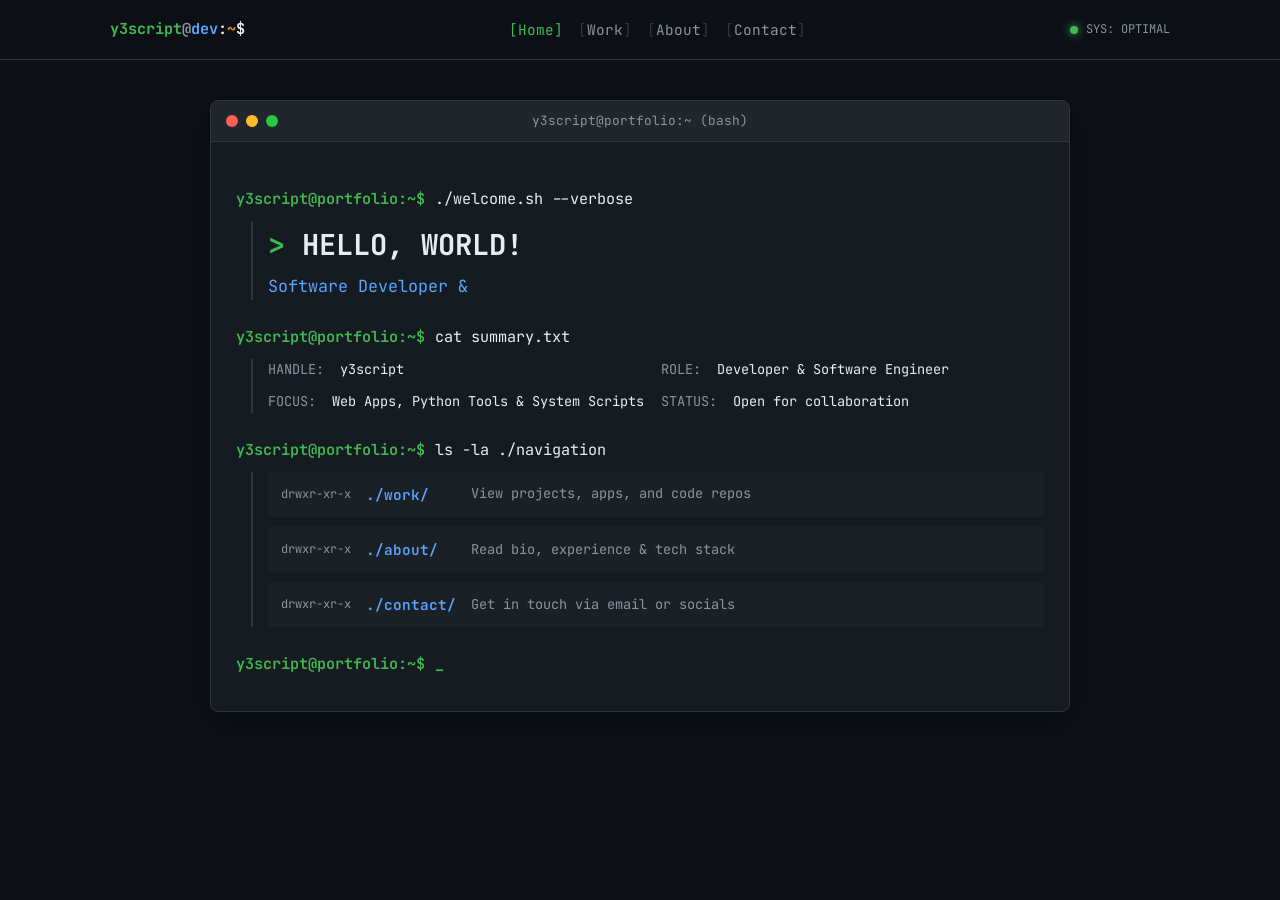
<file: index.html>
<!DOCTYPE html>
<html lang="en">
<head>
    <meta charset="UTF-8">
    <meta name="viewport" content="width=device-width, initial-scale=1.0">
    <title>~/home - y3script</title>
    <link rel="icon" type="image/png" href="assets/favicon.png">
    <!-- JetBrains Mono Font for authentic terminal look -->
    <link rel="preconnect" href="https://fonts.googleapis.com">
    <link rel="preconnect" href="https://fonts.gstatic.com" crossorigin>
    <link href="https://fonts.googleapis.com/css2?family=JetBrains+Mono:ital,wght@0,300..800;1,300..800&display=swap" rel="stylesheet">
    <link rel="stylesheet" href="style.css">
</head>
<body>

    <!-- Fixed Top Navigation Bar -->
    <header class="navbar">
        <div class="nav-container">
            <a href="index.html" class="nav-logo">
                <span class="prompt-user">y3script</span><span class="prompt-at">@</span><span class="prompt-host">dev</span>:<span class="prompt-path">~</span>$
            </a>
            <nav>
                <ul class="nav-links">
                    <li><a href="index.html" class="nav-link active"><span class="bracket">[</span>Home<span class="bracket">]</span></a></li>
                    <li><a href="work.html" class="nav-link"><span class="bracket">[</span>Work<span class="bracket">]</span></a></li>
                    <li><a href="about.html" class="nav-link"><span class="bracket">[</span>About<span class="bracket">]</span></a></li>
                    <li><a href="contact.html" class="nav-link"><span class="bracket">[</span>Contact<span class="bracket">]</span></a></li>
                </ul>
            </nav>
            <div class="nav-status">
                <span class="status-dot"></span> SYS: OPTIMAL
            </div>
        </div>
    </header>

    <!-- Main Content Container -->
    <main class="main-wrapper">
        
        <!-- Terminal Window Frame Component -->
        <div class="terminal-window">
            
            <!-- Window Top Bar with Control Dots -->
            <div class="terminal-header">
                <div class="terminal-controls">
                    <span class="control-dot close"></span>
                    <span class="control-dot minimize"></span>
                    <span class="control-dot maximize"></span>
                </div>
                <div class="terminal-title">y3script@portfolio:~ (bash)</div>
                <div class="terminal-blank"></div>
            </div>

            <!-- Terminal Window Body -->
            <div class="terminal-body">
                
                <!-- Command 1: Execution Prompt -->
                <div class="command-line">
                    <span class="prompt">y3script@portfolio:~$</span>
                    <span class="command">./welcome.sh --verbose</span>
                </div>

                <!-- Hero Greeting Output -->
                <div class="terminal-output">
                    <h1 class="hero-title">
                        <span class="text-accent">></span> HELLO, WORLD!
                    </h1>
                    <p class="typewriter-text" id="hero-tagline">
                        Software Developer & Systems Enthusiast.
                    </p>
                </div>

                <!-- Command 2: System Info Output -->
                <div class="command-line">
                    <span class="prompt">y3script@portfolio:~$</span>
                    <span class="command">cat summary.txt</span>
                </div>

                <div class="terminal-output system-summary">
                    <div class="summary-grid">
                        <div class="summary-item">
                            <span class="label">HANDLE:</span>
                            <span class="value text-success">y3script</span>
                        </div>
                        <div class="summary-item">
                            <span class="label">ROLE:</span>
                            <span class="value">Developer & Software Engineer</span>
                        </div>
                        <div class="summary-item">
                            <span class="label">FOCUS:</span>
                            <span class="value">Web Apps, Python Tools & System Scripts</span>
                        </div>
                        <div class="summary-item">
                            <span class="label">STATUS:</span>
                            <span class="value text-success">Open for collaboration</span>
                        </div>
                    </div>
                </div>

                <!-- Quick Navigation Action Directory -->
                <div class="command-line">
                    <span class="prompt">y3script@portfolio:~$</span>
                    <span class="command">ls -la ./navigation</span>
                </div>

                <div class="terminal-output dir-list">
                    <div class="dir-grid">
                        <a href="work.html" class="dir-item">
                            <span class="dir-permission">drwxr-xr-x</span>
                            <span class="dir-name">./work/</span>
                            <span class="dir-desc">View projects, apps, and code repos</span>
                        </a>
                        <a href="about.html" class="dir-item">
                            <span class="dir-permission">drwxr-xr-x</span>
                            <span class="dir-name">./about/</span>
                            <span class="dir-desc">Read bio, experience & tech stack</span>
                        </a>
                        <a href="contact.html" class="dir-item">
                            <span class="dir-permission">drwxr-xr-x</span>
                            <span class="dir-name">./contact/</span>
                            <span class="dir-desc">Get in touch via email or socials</span>
                        </a>
                    </div>
                </div>

                <!-- Active Interactive Prompt Line -->
                <div class="command-line interactive-line">
                    <span class="prompt">y3script@portfolio:~$</span>
                    <span class="cursor">_</span>
                </div>

            </div>
        </div>

    </main>

    <script src="script.js"></script>
</body>
</html>
</file>
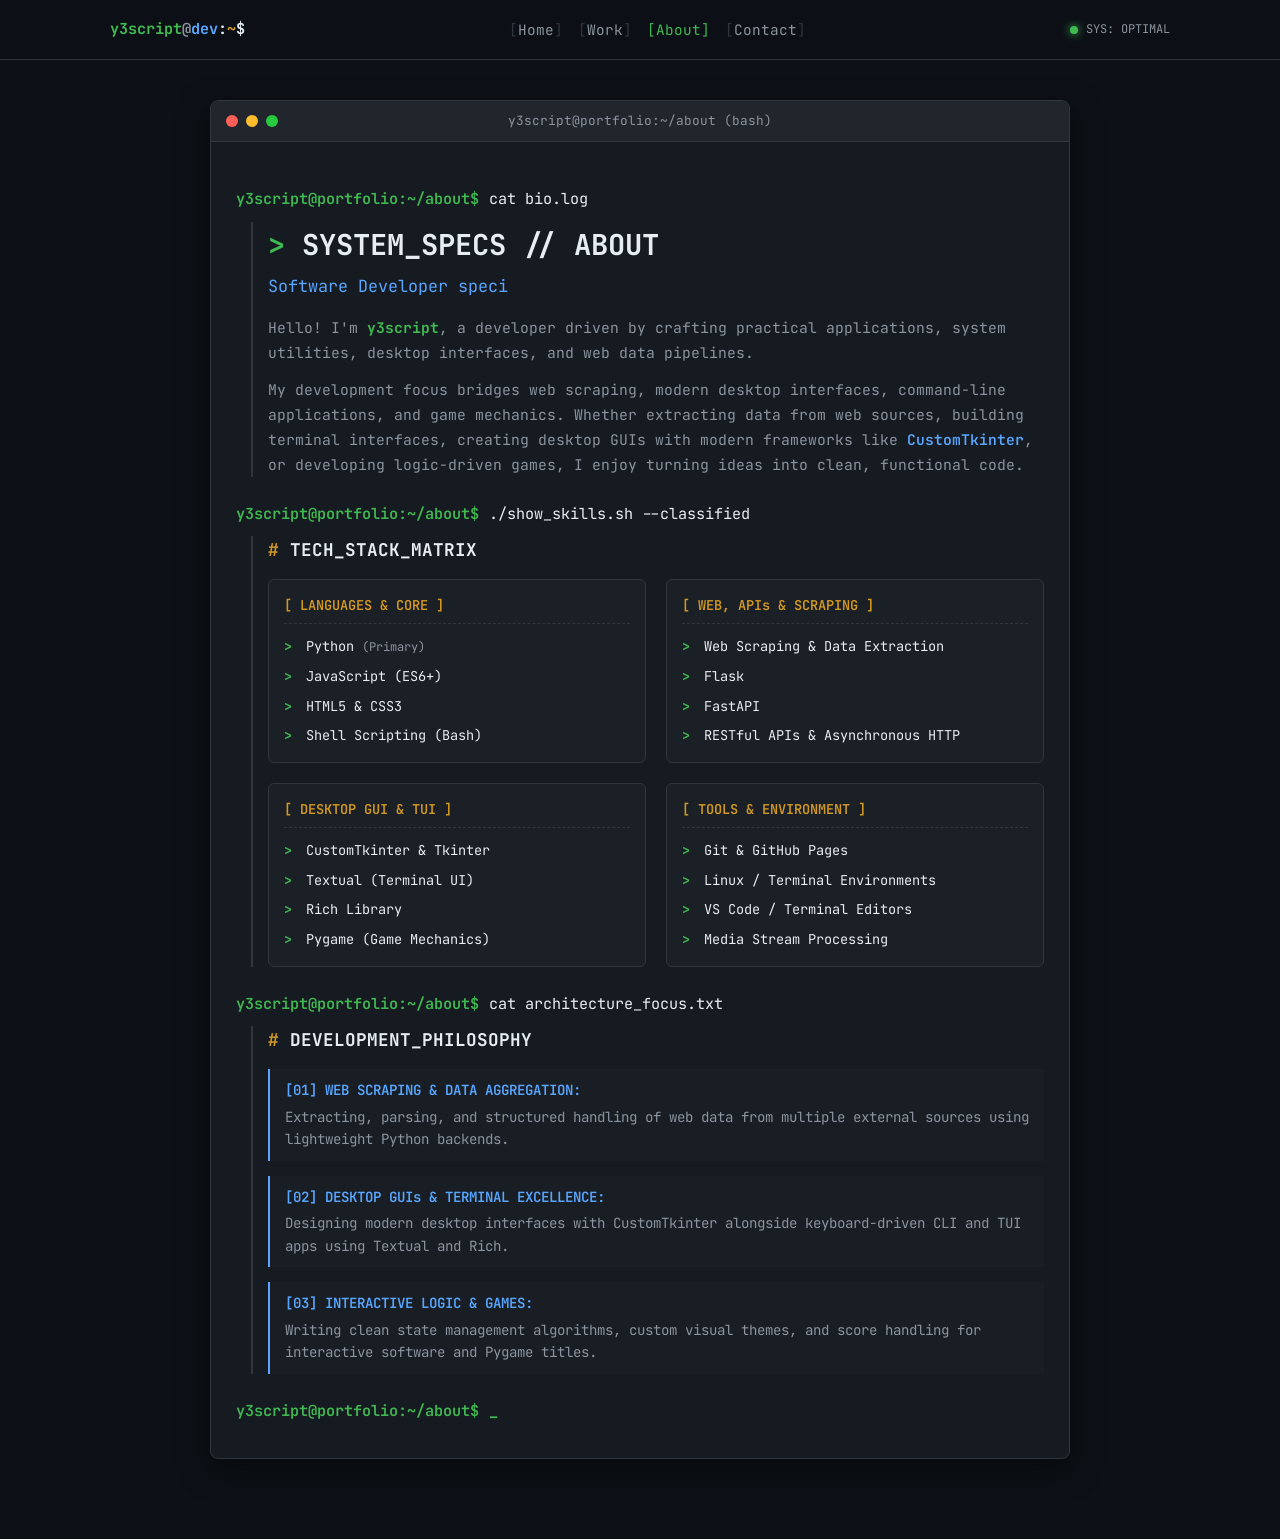
<file: about.html>
<!DOCTYPE html>
<html lang="en">
<head>
    <meta charset="UTF-8">
    <meta name="viewport" content="width=device-width, initial-scale=1.0">
    <title>~/about - y3script</title>
    <link rel="icon" type="image/png" href="assets/favicon.png">
    <!-- JetBrains Mono Font -->
    <link rel="preconnect" href="https://fonts.googleapis.com">
    <link rel="preconnect" href="https://fonts.gstatic.com" crossorigin>
    <link href="https://fonts.googleapis.com/css2?family=JetBrains+Mono:ital,wght@0,300..800;1,300..800&display=swap" rel="stylesheet">
    <link rel="stylesheet" href="style.css">
</head>
<body>

    <!-- Fixed Top Navigation Bar -->
    <header class="navbar">
        <div class="nav-container">
            <a href="index.html" class="nav-logo">
                <span class="prompt-user">y3script</span><span class="prompt-at">@</span><span class="prompt-host">dev</span>:<span class="prompt-path">~</span>$
            </a>
            <nav>
                <ul class="nav-links">
                    <li><a href="index.html" class="nav-link"><span class="bracket">[</span>Home<span class="bracket">]</span></a></li>
                    <li><a href="work.html" class="nav-link"><span class="bracket">[</span>Work<span class="bracket">]</span></a></li>
                    <li><a href="about.html" class="nav-link active"><span class="bracket">[</span>About<span class="bracket">]</span></a></li>
                    <li><a href="contact.html" class="nav-link"><span class="bracket">[</span>Contact<span class="bracket">]</span></a></li>
                </ul>
            </nav>
            <div class="nav-status">
                <span class="status-dot"></span> SYS: OPTIMAL
            </div>
        </div>
    </header>

    <!-- Main Content Container -->
    <main class="main-wrapper">
        <div class="terminal-window">
            
            <!-- Terminal Header -->
            <div class="terminal-header">
                <div class="terminal-controls">
                    <span class="control-dot close"></span>
                    <span class="control-dot minimize"></span>
                    <span class="control-dot maximize"></span>
                </div>
                <div class="terminal-title">y3script@portfolio:~/about (bash)</div>
                <div class="terminal-blank"></div>
            </div>

            <!-- Terminal Body -->
            <div class="terminal-body">
                
                <!-- Command 1: Bio Log -->
                <div class="command-line">
                    <span class="prompt">y3script@portfolio:~/about$</span>
                    <span class="command">cat bio.log</span>
                </div>

                <div class="terminal-output">
                    <h1 class="hero-title">
                        <span class="text-accent">></span> SYSTEM_SPECS // ABOUT
                    </h1>
                    <p class="typewriter-text" id="about-tagline">
                        Software Developer specializing in Python, Web Applications, Desktop GUIs & Terminal UIs.
                    </p>
                    <div class="bio-box">
                        <p>
                            Hello! I'm <strong class="text-accent">y3script</strong>, a developer driven by crafting practical applications, system utilities, desktop interfaces, and web data pipelines. 
                        </p>
                        <p>
                            My development focus bridges web scraping, modern desktop interfaces, command-line applications, and game mechanics. Whether extracting data from web sources, building terminal interfaces, creating desktop GUIs with modern frameworks like <span class="text-cyan">CustomTkinter</span>, or developing logic-driven games, I enjoy turning ideas into clean, functional code.
                        </p>
                    </div>
                </div>

                <!-- Command 2: Skill Matrix -->
                <div class="command-line">
                    <span class="prompt">y3script@portfolio:~/about$</span>
                    <span class="command">./show_skills.sh --classified</span>
                </div>

                <div class="terminal-output">
                    <h2 class="section-subtitle"><span class="text-yellow">#</span> TECH_STACK_MATRIX</h2>
                    
                    <div class="skills-grid">
                        
                        <!-- Skill Category 1 -->
                        <div class="skill-category">
                            <div class="category-title">[ LANGUAGES & CORE ]</div>
                            <ul class="skill-list">
                                <li><span class="skill-bullet">></span> Python <span class="skill-level">(Primary)</span></li>
                                <li><span class="skill-bullet">></span> JavaScript (ES6+)</li>
                                <li><span class="skill-bullet">></span> HTML5 & CSS3</li>
                                <li><span class="skill-bullet">></span> Shell Scripting (Bash)</li>
                            </ul>
                        </div>

                        <!-- Skill Category 2 -->
                        <div class="skill-category">
                            <div class="category-title">[ WEB, APIs & SCRAPING ]</div>
                            <ul class="skill-list">
                                <li><span class="skill-bullet">></span> Web Scraping & Data Extraction</li>
                                <li><span class="skill-bullet">></span> Flask</li>
                                <li><span class="skill-bullet">></span> FastAPI</li>
                                <li><span class="skill-bullet">></span> RESTful APIs & Asynchronous HTTP</li>
                            </ul>
                        </div>

                        <!-- Skill Category 3 -->
                        <div class="skill-category">
                            <div class="category-title">[ DESKTOP GUI & TUI ]</div>
                            <ul class="skill-list">
                                <li><span class="skill-bullet">></span> CustomTkinter & Tkinter</li>
                                <li><span class="skill-bullet">></span> Textual (Terminal UI)</li>
                                <li><span class="skill-bullet">></span> Rich Library</li>
                                <li><span class="skill-bullet">></span> Pygame (Game Mechanics)</li>
                            </ul>
                        </div>

                        <!-- Skill Category 4 -->
                        <div class="skill-category">
                            <div class="category-title">[ TOOLS & ENVIRONMENT ]</div>
                            <ul class="skill-list">
                                <li><span class="skill-bullet">></span> Git & GitHub Pages</li>
                                <li><span class="skill-bullet">></span> Linux / Terminal Environments</li>
                                <li><span class="skill-bullet">></span> VS Code / Terminal Editors</li>
                                <li><span class="skill-bullet">></span> Media Stream Processing</li>
                            </ul>
                        </div>

                    </div>
                </div>

                <!-- Command 3: Project Architecture Breakdown -->
                <div class="command-line">
                    <span class="prompt">y3script@portfolio:~/about$</span>
                    <span class="command">cat architecture_focus.txt</span>
                </div>

                <div class="terminal-output">
                    <h2 class="section-subtitle"><span class="text-yellow">#</span> DEVELOPMENT_PHILOSOPHY</h2>
                    <div class="philosophy-list">
                        <div class="philosophy-item">
                            <span class="item-tag">[01] WEB SCRAPING & DATA AGGREGATION:</span>
                            <span class="item-desc">Extracting, parsing, and structured handling of web data from multiple external sources using lightweight Python backends.</span>
                        </div>
                        <div class="philosophy-item">
                            <span class="item-tag">[02] DESKTOP GUIs & TERMINAL EXCELLENCE:</span>
                            <span class="item-desc">Designing modern desktop interfaces with CustomTkinter alongside keyboard-driven CLI and TUI apps using Textual and Rich.</span>
                        </div>
                        <div class="philosophy-item">
                            <span class="item-tag">[03] INTERACTIVE LOGIC & GAMES:</span>
                            <span class="item-desc">Writing clean state management algorithms, custom visual themes, and score handling for interactive software and Pygame titles.</span>
                        </div>
                    </div>
                </div>

                <!-- Interactive Prompt Line -->
                <div class="command-line interactive-line">
                    <span class="prompt">y3script@portfolio:~/about$</span>
                    <span class="cursor">_</span>
                </div>

            </div>
        </div>
    </main>

    <script src="script.js"></script>
</body>
</html>
</file>
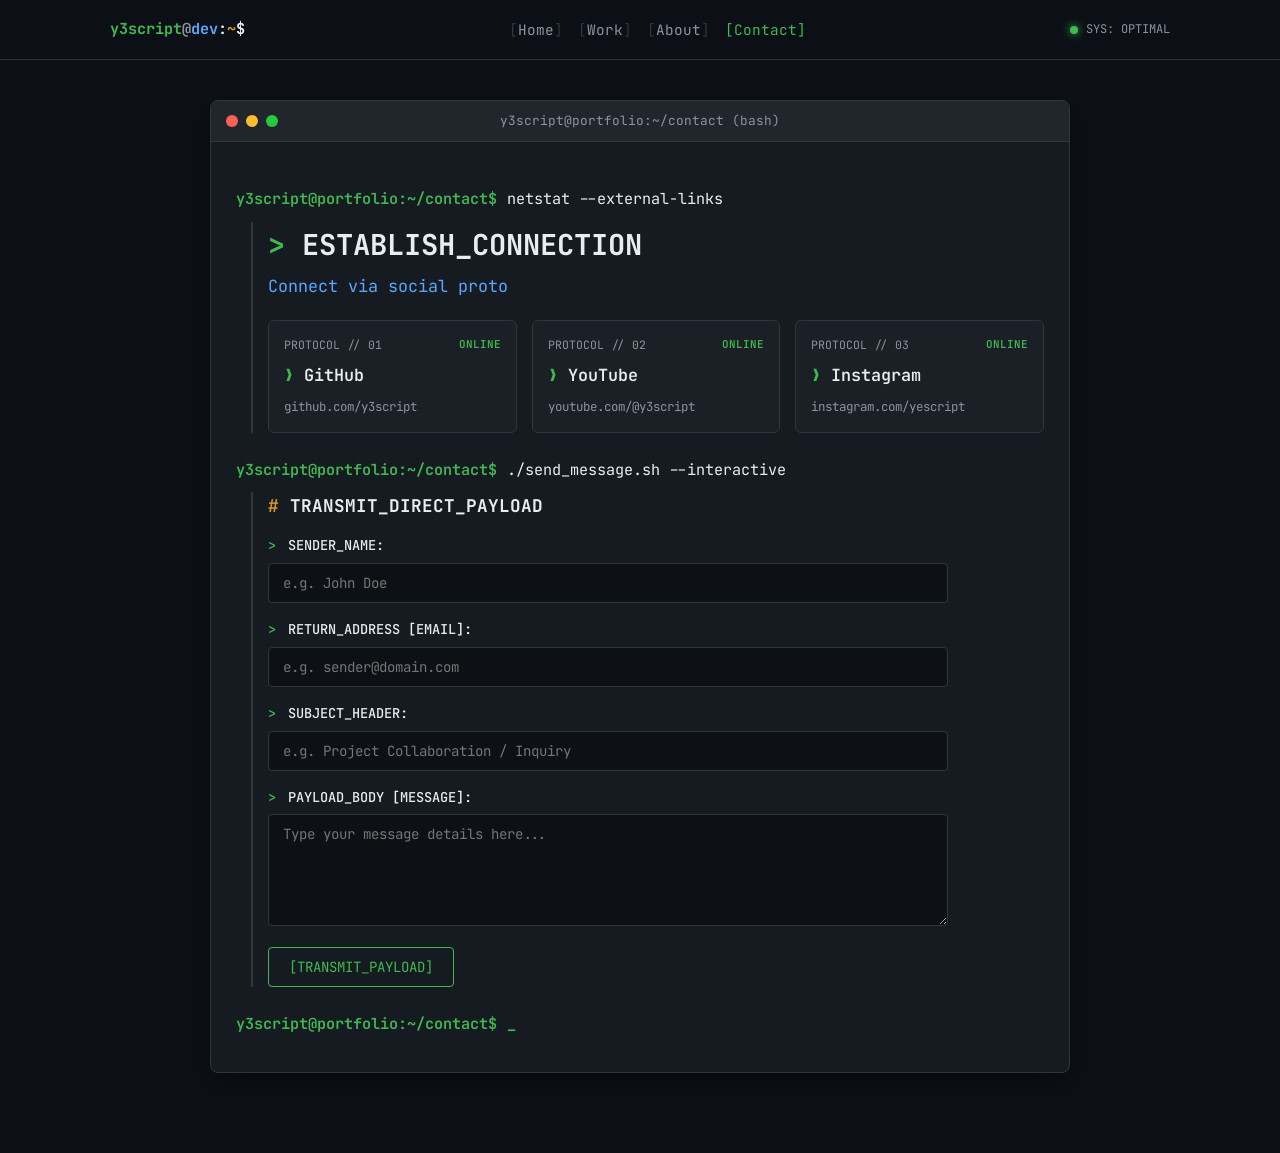
<file: contact.html>
<!DOCTYPE html>
<html lang="en">
<head>
    <meta charset="UTF-8">
    <meta name="viewport" content="width=device-width, initial-scale=1.0">
    <title>~/contact - y3script</title>
    <link rel="icon" type="image/png" href="assets/favicon.png">
    <!-- JetBrains Mono Font -->
    <link rel="preconnect" href="https://fonts.googleapis.com">
    <link rel="preconnect" href="https://fonts.gstatic.com" crossorigin>
    <link href="https://fonts.googleapis.com/css2?family=JetBrains+Mono:ital,wght@0,300..800;1,300..800&display=swap" rel="stylesheet">
    <link rel="stylesheet" href="style.css">
</head>
<body>

    <!-- Fixed Top Navigation Bar -->
    <header class="navbar">
        <div class="nav-container">
            <a href="index.html" class="nav-logo">
                <span class="prompt-user">y3script</span><span class="prompt-at">@</span><span class="prompt-host">dev</span>:<span class="prompt-path">~</span>$
            </a>
            <nav>
                <ul class="nav-links">
                    <li><a href="index.html" class="nav-link"><span class="bracket">[</span>Home<span class="bracket">]</span></a></li>
                    <li><a href="work.html" class="nav-link"><span class="bracket">[</span>Work<span class="bracket">]</span></a></li>
                    <li><a href="about.html" class="nav-link"><span class="bracket">[</span>About<span class="bracket">]</span></a></li>
                    <li><a href="contact.html" class="nav-link active"><span class="bracket">[</span>Contact<span class="bracket">]</span></a></li>
                </ul>
            </nav>
            <div class="nav-status">
                <span class="status-dot"></span> SYS: OPTIMAL
            </div>
        </div>
    </header>

    <!-- Main Content Container -->
    <main class="main-wrapper">
        <div class="terminal-window">
            
            <!-- Terminal Header -->
            <div class="terminal-header">
                <div class="terminal-controls">
                    <span class="control-dot close"></span>
                    <span class="control-dot minimize"></span>
                    <span class="control-dot maximize"></span>
                </div>
                <div class="terminal-title">y3script@portfolio:~/contact (bash)</div>
                <div class="terminal-blank"></div>
            </div>

            <!-- Terminal Body -->
            <div class="terminal-body">
                
                <!-- Command 1: Social Connections -->
                <div class="command-line">
                    <span class="prompt">y3script@portfolio:~/contact$</span>
                    <span class="command">netstat --external-links</span>
                </div>

                <div class="terminal-output">
                    <h1 class="hero-title">
                        <span class="text-accent">></span> ESTABLISH_CONNECTION
                    </h1>
                    <p class="typewriter-text">
                        Connect via social protocols or transmit an encrypted message directly below.
                    </p>

                    <!-- Social Media Links -->
                    <div class="social-links-grid">
                        
                        <a href="https://github.com/y3script" target="_blank" rel="noopener noreferrer" class="social-card">
                            <div class="social-header">
                                <span class="protocol-tag">PROTOCOL // 01</span>
                                <span class="status-badge">ONLINE</span>
                            </div>
                            <div class="social-title">
                                <span class="text-accent">❯</span> GitHub
                            </div>
                            <div class="social-url">github.com/y3script</div>
                        </a>

                        <a href="https://www.youtube.com/@y3script" target="_blank" rel="noopener noreferrer" class="social-card">
                            <div class="social-header">
                                <span class="protocol-tag">PROTOCOL // 02</span>
                                <span class="status-badge">ONLINE</span>
                            </div>
                            <div class="social-title">
                                <span class="text-accent">❯</span> YouTube
                            </div>
                            <div class="social-url">youtube.com/@y3script</div>
                        </a>

                        <a href="https://www.instagram.com/yescript" target="_blank" rel="noopener noreferrer" class="social-card">
                            <div class="social-header">
                                <span class="protocol-tag">PROTOCOL // 03</span>
                                <span class="status-badge">ONLINE</span>
                            </div>
                            <div class="social-title">
                                <span class="text-accent">❯</span> Instagram
                            </div>
                            <div class="social-url">instagram.com/yescript</div>
                        </a>

                    </div>
                </div>

                <!-- Command 2: Email Web Form -->
                <div class="command-line">
                    <span class="prompt">y3script@portfolio:~/contact$</span>
                    <span class="command">./send_message.sh --interactive</span>
                </div>

                <div class="terminal-output">
                    <h2 class="section-subtitle"><span class="text-yellow">#</span> TRANSMIT_DIRECT_PAYLOAD</h2>
                    
                    <!-- Web Form integration (Formspree or static endpoint ready) -->
                    <form action="mailto:y3scrip7@gmail.com" method="POST" class="contact-form" id="contactForm" enctype="multipart/form-data">
                        
                        <div class="form-group">
                            <label for="name" class="form-label">
                                <span class="prompt-symbol">></span> SENDER_NAME:
                            </label>
                            <input type="text" id="name" name="name" class="form-input" placeholder="e.g. John Doe" required autocomplete="off">
                        </div>

                        <div class="form-group">
                            <label for="email" class="form-label">
                                <span class="prompt-symbol">></span> RETURN_ADDRESS [EMAIL]:
                            </label>
                            <input type="email" id="email" name="email" class="form-input" placeholder="e.g. sender@domain.com" required autocomplete="off">
                        </div>

                        <div class="form-group">
                            <label for="subject" class="form-label">
                                <span class="prompt-symbol">></span> SUBJECT_HEADER:
                            </label>
                            <input type="text" id="subject" name="subject" class="form-input" placeholder="e.g. Project Collaboration / Inquiry" required autocomplete="off">
                        </div>

                        <div class="form-group">
                            <label for="message" class="form-label">
                                <span class="prompt-symbol">></span> PAYLOAD_BODY [MESSAGE]:
                            </label>
                            <textarea id="message" name="message" class="form-input form-textarea" rows="5" placeholder="Type your message details here..." required></textarea>
                        </div>

                        <div class="form-actions">
                            <button type="submit" class="terminal-btn">
                                <span class="btn-prefix">[</span>TRANSMIT_PAYLOAD<span class="btn-suffix">]</span>
                            </button>
                            <div id="formStatus" class="form-status"></div>
                        </div>

                    </form>
                </div>

                <!-- Interactive Prompt Line -->
                <div class="command-line interactive-line">
                    <span class="prompt">y3script@portfolio:~/contact$</span>
                    <span class="cursor">_</span>
                </div>

            </div>
        </div>
    </main>

    <script src="script.js"></script>
</body>
</html>
</file>
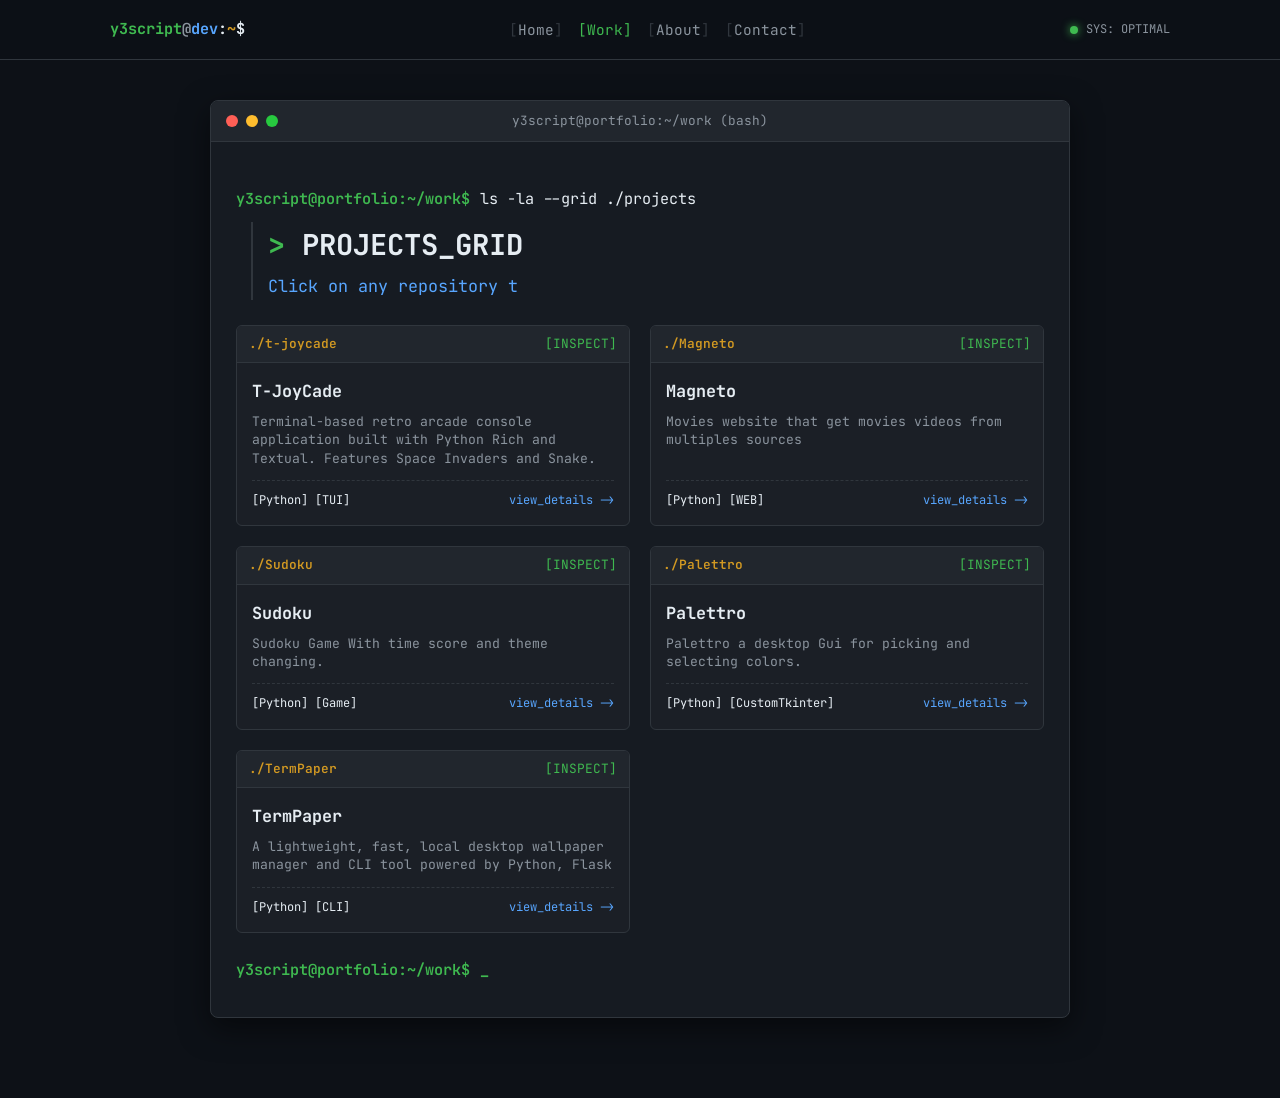
<file: work.html>
<!DOCTYPE html>
<html lang="en">
<head>
    <meta charset="UTF-8">
    <meta name="viewport" content="width=device-width, initial-scale=1.0">
    <title>~/work - y3script</title>
    <link rel="icon" type="image/png" href="assets/favicon.png">
    <!-- JetBrains Mono Font -->
    <link rel="preconnect" href="https://fonts.googleapis.com">
    <link rel="preconnect" href="https://fonts.gstatic.com" crossorigin>
    <link href="https://fonts.googleapis.com/css2?family=JetBrains+Mono:ital,wght@0,300..800;1,300..800&display=swap" rel="stylesheet">
    <link rel="stylesheet" href="style.css">
</head>
<body>

    <!-- Fixed Top Navigation Bar -->
    <header class="navbar">
        <div class="nav-container">
            <a href="index.html" class="nav-logo">
                <span class="prompt-user">y3script</span><span class="prompt-at">@</span><span class="prompt-host">dev</span>:<span class="prompt-path">~</span>$
            </a>
            <nav>
                <ul class="nav-links">
                    <li><a href="index.html" class="nav-link"><span class="bracket">[</span>Home<span class="bracket">]</span></a></li>
                    <li><a href="work.html" class="nav-link active"><span class="bracket">[</span>Work<span class="bracket">]</span></a></li>
                    <li><a href="about.html" class="nav-link"><span class="bracket">[</span>About<span class="bracket">]</span></a></li>
                    <li><a href="contact.html" class="nav-link"><span class="bracket">[</span>Contact<span class="bracket">]</span></a></li>
                </ul>
            </nav>
            <div class="nav-status">
                <span class="status-dot"></span> SYS: OPTIMAL
            </div>
        </div>
    </header>

    <!-- Main Content Container -->
    <main class="main-wrapper">
        <div class="terminal-window">
            
            <!-- Terminal Header -->
            <div class="terminal-header">
                <div class="terminal-controls">
                    <span class="control-dot close"></span>
                    <span class="control-dot minimize"></span>
                    <span class="control-dot maximize"></span>
                </div>
                <div class="terminal-title">y3script@portfolio:~/work (bash)</div>
                <div class="terminal-blank"></div>
            </div>

            <!-- Terminal Body -->
            <div class="terminal-body">
                <div class="command-line">
                    <span class="prompt">y3script@portfolio:~/work$</span>
                    <span class="command">ls -la --grid ./projects</span>
                </div>

                <div class="terminal-output">
                    <h1 class="hero-title">
                        <span class="text-accent">></span> PROJECTS_GRID
                    </h1>
                    <p class="typewriter-text" id="work-tagline">
                        Click on any repository to open detail preview mode.
                    </p>
                </div>

                <!-- Project Grid (Dynamically Populated) -->
                <div id="projects-container" class="projects-grid">
                    <div class="terminal-loading">
                        <span class="prompt">[INFO]</span> Loading project repositories...
                    </div>
                </div>

                <!-- Interactive Prompt Line -->
                <div class="command-line interactive-line">
                    <span class="prompt">y3script@portfolio:~/work$</span>
                    <span class="cursor">_</span>
                </div>
            </div>
        </div>
    </main>

    <!-- Terminal Modal Preview Popup -->
    <div id="project-modal" class="modal-backdrop">
        <div class="modal-window">
            <div class="terminal-header">
                <div class="terminal-controls">
                    <span class="control-dot close" id="modal-close-btn"></span>
                    <span class="control-dot minimize"></span>
                    <span class="control-dot maximize"></span>
                </div>
                <div class="terminal-title" id="modal-title">project_inspect.sh</div>
                <div class="modal-close-icon" id="modal-x-btn">[X]</div>
            </div>
            <div class="modal-body" id="modal-body-content">
                <!-- Popup details injected dynamically -->
            </div>
        </div>
    </div>

    <script src="script.js"></script>
</body>
</html>
</file>
<file: style.css>
/* ==========================================================
   Terminal Developer Portfolio Stylesheet
   ========================================================== */

/* 1. CSS Variables & Theme Setup */
:root {
    --bg-color: #0d1117;
    --card-bg: #161b22;
    --header-bg: #21262d;
    --border-color: #30363d;
    
    /* Text & Accent Colors */
    --text-primary: #e6edf3;
    --text-muted: #8b949e;
    --accent-green: #2ea043;
    --accent-green-bright: #3fb950;
    --accent-cyan: #58a6ff;
    --accent-yellow: #d29922;
    --accent-red: #f85149;
    
    /* Terminal Control Buttons */
    --dot-red: #ff5f56;
    --dot-yellow: #ffbd2e;
    --dot-green: #27c93f;

    /* Font Family */
    --font-mono: 'JetBrains Mono', 'Fira Code', 'Courier New', monospace;
}

/* 2. Global Resets & Base Styles */
* {
    margin: 0;
    padding: 0;
    box-sizing: border-box;
}

body {
    background-color: var(--bg-color);
    color: var(--text-primary);
    font-family: var(--font-mono);
    line-height: 1.6;
    min-height: 100vh;
    padding-top: 70px; /* Space for fixed navbar */
}

a {
    color: inherit;
    text-decoration: none;
}

/* 3. Fixed Top Navigation Bar */
.navbar {
    position: fixed;
    top: 0;
    left: 0;
    width: 100%;
    height: 60px;
    background-color: rgba(13, 17, 23, 0.9);
    backdrop-filter: blur(8px);
    border-bottom: 1px solid var(--border-color);
    z-index: 1000;
}

.nav-container {
    max-width: 1100px;
    height: 100%;
    margin: 0 auto;
    padding: 0 20px;
    display: flex;
    justify-content: space-between;
    align-items: center;
}

.nav-logo {
    font-weight: 700;
    font-size: 0.95rem;
}

.prompt-user { color: var(--accent-green-bright); }
.prompt-at { color: var(--text-muted); }
.prompt-host { color: var(--accent-cyan); }
.prompt-path { color: var(--accent-yellow); }

.nav-links {
    display: flex;
    list-style: none;
    gap: 15px;
}

.nav-link {
    font-size: 0.9rem;
    color: var(--text-muted);
    transition: color 0.2s ease;
}

.nav-link:hover,
.nav-link.active {
    color: var(--accent-green-bright);
}

.nav-link .bracket {
    color: var(--border-color);
    transition: color 0.2s ease;
}

.nav-link:hover .bracket,
.nav-link.active .bracket {
    color: var(--accent-green-bright);
}

.nav-status {
    font-size: 0.75rem;
    color: var(--text-muted);
    display: flex;
    align-items: center;
    gap: 8px;
}

.status-dot {
    width: 8px;
    height: 8px;
    background-color: var(--accent-green-bright);
    border-radius: 50%;
    box-shadow: 0 0 8px var(--accent-green-bright);
}

/* 4. Main Content Layout & Terminal Shell */
.main-wrapper {
    max-width: 900px;
    margin: 30px auto;
    padding: 0 20px 50px 20px;
}

.terminal-window {
    background-color: var(--card-bg);
    border: 1px solid var(--border-color);
    border-radius: 8px;
    box-shadow: 0 10px 30px rgba(0, 0, 0, 0.5);
    overflow: hidden;
}

.terminal-header {
    background-color: var(--header-bg);
    border-bottom: 1px solid var(--border-color);
    padding: 10px 15px;
    display: grid;
    grid-template-columns: 1fr auto 1fr;
    align-items: center;
}

.terminal-controls {
    display: flex;
    gap: 8px;
}

.control-dot {
    width: 12px;
    height: 12px;
    border-radius: 50%;
}

.control-dot.close { background-color: var(--dot-red); }
.control-dot.minimize { background-color: var(--dot-yellow); }
.control-dot.maximize { background-color: var(--dot-green); }

.terminal-title {
    font-size: 0.8rem;
    color: var(--text-muted);
}

.terminal-body {
    padding: 25px;
}

/* 5. Command Lines & Outputs */
.command-line {
    display: flex;
    align-items: center;
    gap: 10px;
    margin-top: 20px;
    margin-bottom: 10px;
    font-size: 0.95rem;
}

.prompt {
    color: var(--accent-green-bright);
    font-weight: 600;
}

.command {
    color: var(--text-primary);
}

.terminal-output {
    margin-left: 15px;
    padding-left: 15px;
    border-left: 2px solid var(--border-color);
    margin-bottom: 25px;
}

/* Hero Section Formatting */
.hero-title {
    font-size: 1.8rem;
    color: var(--text-primary);
    margin-bottom: 5px;
}

.text-accent { color: var(--accent-green-bright); }
.text-success { color: var(--accent-green-bright); }

.typewriter-text {
    color: var(--accent-cyan);
    font-size: 1.05rem;
}

/* Summary Grid */
.summary-grid {
    display: grid;
    grid-template-columns: repeat(auto-fit, minmax(280px, 1fr));
    gap: 10px;
    margin-top: 10px;
}

.summary-item {
    font-size: 0.85rem;
}

.summary-item .label {
    color: var(--text-muted);
    margin-right: 8px;
}

.summary-item .value {
    color: var(--text-primary);
}

/* Directory Listing Component */
.dir-grid {
    display: flex;
    flex-direction: column;
    gap: 10px;
    margin-top: 10px;
}

.dir-item {
    display: flex;
    align-items: center;
    gap: 15px;
    padding: 10px 12px;
    background-color: rgba(255, 255, 255, 0.02);
    border: 1px solid transparent;
    border-radius: 4px;
    transition: all 0.2s ease;
}

.dir-item:hover {
    border-color: var(--accent-green-bright);
    background-color: rgba(46, 160, 67, 0.05);
    transform: translateX(4px);
}

.dir-permission {
    color: var(--text-muted);
    font-size: 0.75rem;
}

.dir-name {
    color: var(--accent-cyan);
    font-weight: 600;
    font-size: 0.9rem;
    min-width: 90px;
}

.dir-desc {
    color: var(--text-muted);
    font-size: 0.85rem;
}

/* 6. Terminal Cursor & Animations */
.interactive-line {
    margin-top: 25px;
}

.cursor {
    display: inline-block;
    color: var(--accent-green-bright);
    font-weight: bold;
    animation: blink 1s infinite;
}

@keyframes blink {
    0%, 100% { opacity: 1; }
    50% { opacity: 0; }
}

/* 7. Responsive Mobile Adjustments */
@media (max-width: 600px) {
    body {
        padding-top: 90px;
    }

    .nav-container {
        flex-direction: column;
        justify-content: center;
        gap: 8px;
        padding: 10px;
    }

    .nav-status {
        display: none; /* Hide system status on small screens */
    }

    .terminal-body {
        padding: 15px;
    }

    .hero-title {
        font-size: 1.4rem;
    }

    .dir-item {
        flex-direction: column;
        align-items: flex-start;
        gap: 4px;
    }

    .dir-permission {
        display: none;
    }
}

/* ==========================================================
   Work Page - Project Grid & Terminal Popup Modal
   ========================================================== */

/* 1. Projects Grid System */
.projects-grid {
    display: grid;
    grid-template-columns: repeat(auto-fill, minmax(260px, 1fr));
    gap: 20px;
    margin-top: 25px;
}

.project-card {
    background-color: rgba(255, 255, 255, 0.02);
    border: 1px solid var(--border-color);
    border-radius: 6px;
    cursor: pointer;
    overflow: hidden;
    display: flex;
    flex-direction: column;
    transition: all 0.2s ease;
}

.project-card:hover {
    border-color: var(--accent-green-bright);
    transform: translateY(-3px);
    box-shadow: 0 8px 20px rgba(0, 0, 0, 0.4);
}

.project-card-header {
    background-color: var(--header-bg);
    padding: 8px 12px;
    border-bottom: 1px solid var(--border-color);
    display: flex;
    justify-content: space-between;
    font-size: 0.8rem;
}

.project-id {
    color: var(--accent-yellow);
    font-weight: 600;
}

.project-card-body {
    padding: 15px;
    display: flex;
    flex-direction: column;
    flex-grow: 1;
}

.project-title {
    font-size: 1.05rem;
    color: var(--text-primary);
    margin-bottom: 8px;
}

.project-description-snippet {
    color: var(--text-muted);
    font-size: 0.82rem;
    line-height: 1.4;
    margin-bottom: 12px;
    display: -webkit-box;
    -webkit-box-orient: vertical;
    overflow: hidden;
}

.project-card-footer {
    margin-top: auto;
    display: flex;
    justify-content: space-between;
    align-items: center;
    font-size: 0.75rem;
    padding-top: 10px;
    border-top: 1px dashed var(--border-color);
}

.project-click-hint {
    color: var(--accent-cyan);
}

/* 2. Modal Overlay & Popup */
.modal-backdrop {
    position: fixed;
    top: 0;
    left: 0;
    width: 100vw;
    height: 100vh;
    background-color: rgba(0, 0, 0, 0.85);
    backdrop-filter: blur(5px);
    display: none;
    justify-content: center;
    align-items: center;
    z-index: 2000;
    padding: 20px;
}

.modal-backdrop.active {
    display: flex;
}

.modal-window {
    background-color: var(--card-bg);
    border: 1px solid var(--accent-green-bright);
    border-radius: 8px;
    width: 100%;
    max-width: 720px;
    max-height: 90vh;
    box-shadow: 0 0 30px rgba(46, 160, 67, 0.2);
    overflow: hidden;
    display: flex;
    flex-direction: column;
}

.modal-close-icon {
    color: var(--text-muted);
    cursor: pointer;
    font-size: 0.85rem;
}

.modal-close-icon:hover {
    color: var(--accent-red);
}

.modal-body {
    padding: 20px;
    overflow-y: auto;
}

/* Preview Media Inside Modal */
.modal-preview-wrapper {
    width: 100%;
    max-height: 360px;
    background-color: #000;
    border: 1px solid var(--border-color);
    border-radius: 4px;
    margin-bottom: 18px;
    overflow: hidden;
    display: flex;
    justify-content: center;
    align-items: center;
}

.modal-preview-img,
.modal-preview-video {
    width: 100%;
    height: 100%;
    max-height: 360px;
    object-fit: contain;
}

.modal-project-title {
    font-size: 1.4rem;
    color: var(--text-primary);
    margin-bottom: 10px;
}

.modal-project-description {
    color: var(--text-muted);
    font-size: 0.9rem;
    line-height: 1.6;
    margin-bottom: 18px;
}

.modal-tags {
    display: flex;
    flex-wrap: wrap;
    gap: 8px;
    margin-bottom: 20px;
}

/* ==========================================================
   About Page - Bio, Skill Matrix & Philosophy Styles
   ========================================================== */

.bio-box {
    margin-top: 15px;
    line-height: 1.7;
    color: var(--text-muted);
    font-size: 0.92rem;
    display: flex;
    flex-direction: column;
    gap: 12px;
}

.text-cyan {
    color: var(--accent-cyan);
    font-weight: 600;
}

.text-yellow {
    color: var(--accent-yellow);
}

.section-subtitle {
    font-size: 1.1rem;
    color: var(--text-primary);
    margin-bottom: 15px;
}

/* Skills Matrix Grid */
.skills-grid {
    display: grid;
    grid-template-columns: repeat(auto-fit, minmax(280px, 1fr));
    gap: 20px;
    margin-top: 10px;
}

.skill-category {
    background-color: rgba(255, 255, 255, 0.02);
    border: 1px solid var(--border-color);
    border-radius: 6px;
    padding: 15px;
}

.category-title {
    font-size: 0.85rem;
    color: var(--accent-yellow);
    font-weight: 600;
    margin-bottom: 12px;
    border-bottom: 1px dashed var(--border-color);
    padding-bottom: 6px;
}

.skill-list {
    list-style: none;
    display: flex;
    flex-direction: column;
    gap: 8px;
}

.skill-list li {
    font-size: 0.85rem;
    color: var(--text-primary);
}

.skill-bullet {
    color: var(--accent-green-bright);
    margin-right: 6px;
    font-weight: bold;
}

.skill-level {
    color: var(--text-muted);
    font-size: 0.75rem;
}

/* Development Philosophy */
.philosophy-list {
    display: flex;
    flex-direction: column;
    gap: 15px;
    margin-top: 10px;
}

.philosophy-item {
    font-size: 0.88rem;
    background-color: rgba(255, 255, 255, 0.01);
    border-left: 2px solid var(--accent-cyan);
    padding: 10px 15px;
}

.item-tag {
    color: var(--accent-cyan);
    font-weight: 600;
    display: block;
    margin-bottom: 4px;
}

.item-desc {
    color: var(--text-muted);
    line-height: 1.5;
}

/* ==========================================================
   Contact Page - Social Cards & Terminal Form Styles
   ========================================================== */

/* Social Cards Grid */
.social-links-grid {
    display: grid;
    grid-template-columns: repeat(auto-fit, minmax(240px, 1fr));
    gap: 15px;
    margin-top: 20px;
    margin-bottom: 25px;
}

.social-card {
    background-color: rgba(255, 255, 255, 0.02);
    border: 1px solid var(--border-color);
    border-radius: 6px;
    padding: 15px;
    text-decoration: none;
    transition: all 0.25s ease;
    display: flex;
    flex-direction: column;
    gap: 8px;
}

.social-card:hover {
    border-color: var(--accent-green);
    background-color: rgba(0, 255, 136, 0.03);
    transform: translateY(-2px);
}

.social-header {
    display: flex;
    justify-content: space-between;
    align-items: center;
    font-size: 0.72rem;
}

.protocol-tag {
    color: var(--text-muted);
}

.status-badge {
    color: var(--accent-green-bright);
    font-size: 0.68rem;
    font-weight: 600;
}

.social-title {
    font-size: 1.05rem;
    font-weight: 600;
    color: var(--text-primary);
}

.social-url {
    font-size: 0.78rem;
    color: var(--text-muted);
}

/* Contact Web Form */
.contact-form {
    display: flex;
    flex-direction: column;
    gap: 16px;
    margin-top: 15px;
    max-width: 680px;
}

.form-group {
    display: flex;
    flex-direction: column;
    gap: 6px;
}

.form-label {
    font-size: 0.85rem;
    color: var(--text-primary);
    font-weight: 500;
}

.prompt-symbol {
    color: var(--accent-green-bright);
    margin-right: 4px;
}

.form-input {
    background-color: rgba(0, 0, 0, 0.4);
    border: 1px solid var(--border-color);
    border-radius: 4px;
    padding: 10px 14px;
    color: var(--text-primary);
    font-family: 'JetBrains Mono', monospace;
    font-size: 0.88rem;
    outline: none;
    transition: border-color 0.2s ease, box-shadow 0.2s ease;
}

.form-input:focus {
    border-color: var(--accent-green-bright);
    box-shadow: 0 0 8px rgba(0, 255, 136, 0.2);
}

.form-textarea {
    resize: vertical;
    min-height: 110px;
}

.form-actions {
    display: flex;
    align-items: center;
    gap: 15px;
    margin-top: 5px;
}

.terminal-btn {
    background: transparent;
    border: 1px solid var(--accent-green-bright);
    color: var(--accent-green-bright);
    padding: 10px 20px;
    font-family: 'JetBrains Mono', monospace;
    font-size: 0.88rem;
    cursor: pointer;
    border-radius: 4px;
    transition: all 0.2s ease;
}

.terminal-btn:hover {
    background-color: var(--accent-green-bright);
    color: #0d1117;
    box-shadow: 0 0 12px rgba(0, 255, 136, 0.3);
}

.form-status {
    font-size: 0.82rem;
    color: var(--accent-yellow);
}
</file>
